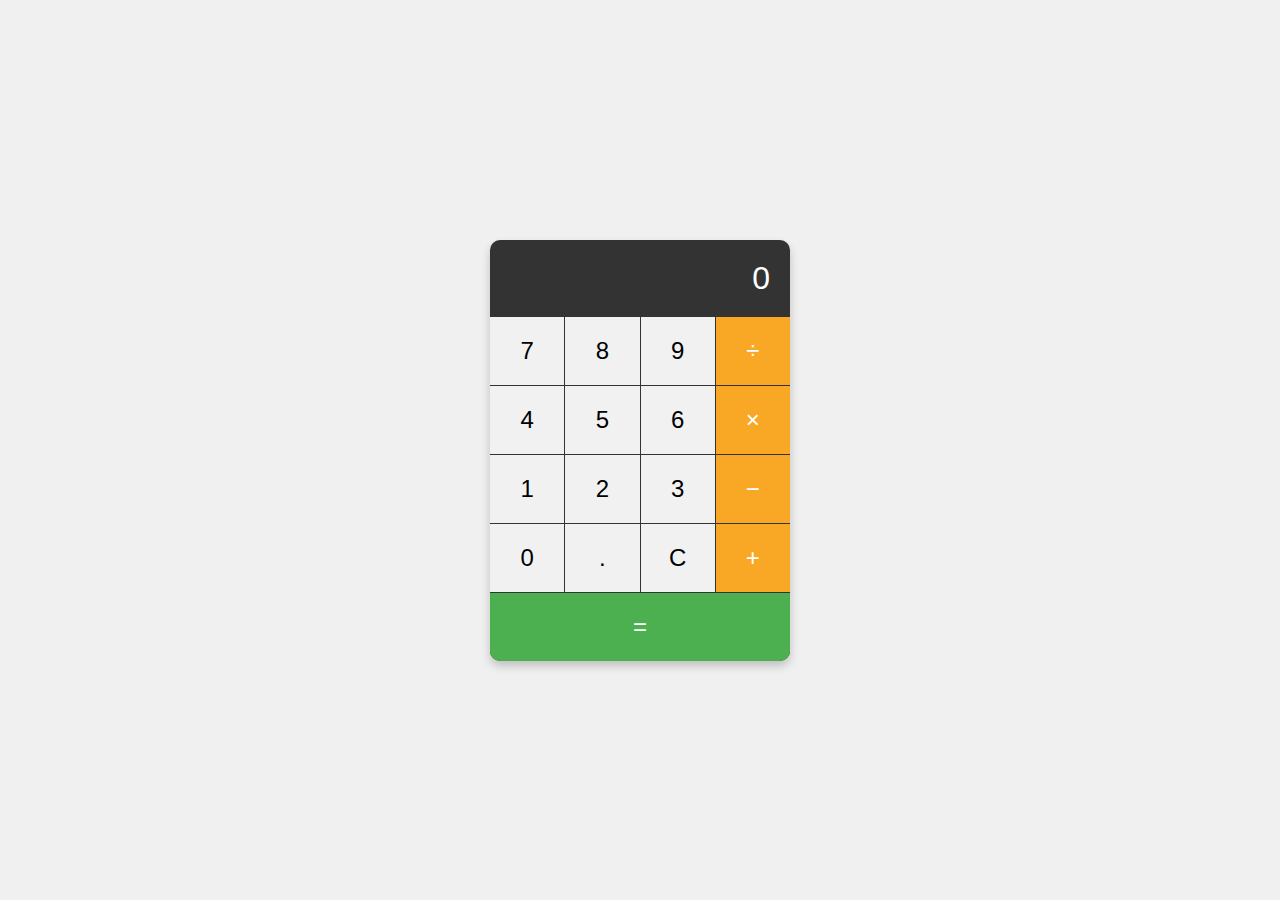
<file: Calculator/index.html>
<!DOCTYPE html>
<html lang="en">
<head>
    <meta charset="UTF-8">
    <meta name="viewport" content="width=device-width, initial-scale=1.0">
    <title>Basic Calculator</title>
    <link rel="stylesheet" href="styles.css">
</head>
<body>
    <div class="calculator">
        <div class="display" id="display">0</div>
        <div class="buttons">
            <!-- Number buttons -->
            <button class="btn" onclick="appendNumber('7')">7</button>
            <button class="btn" onclick="appendNumber('8')">8</button>
            <button class="btn" onclick="appendNumber('9')">9</button>
            <button class="btn operator" onclick="chooseOperation('/')">÷</button>

            <button class="btn" onclick="appendNumber('4')">4</button>
            <button class="btn" onclick="appendNumber('5')">5</button>
            <button class="btn" onclick="appendNumber('6')">6</button>
            <button class="btn operator" onclick="chooseOperation('*')">×</button>

            <button class="btn" onclick="appendNumber('1')">1</button>
            <button class="btn" onclick="appendNumber('2')">2</button>
            <button class="btn" onclick="appendNumber('3')">3</button>
            <button class="btn operator" onclick="chooseOperation('-')">−</button>

            <button class="btn" onclick="appendNumber('0')">0</button>
            <button class="btn" onclick="appendDecimal()">.</button>
            <button class="btn" onclick="clearDisplay()">C</button>
            <button class="btn operator" onclick="chooseOperation('+')">+</button>

            <!-- Equals button -->
            <button class="btn equals" onclick="calculateResult()">=</button>
        </div>
    </div>
    <script src="script.js"></script>
</body>
</html>
</file>
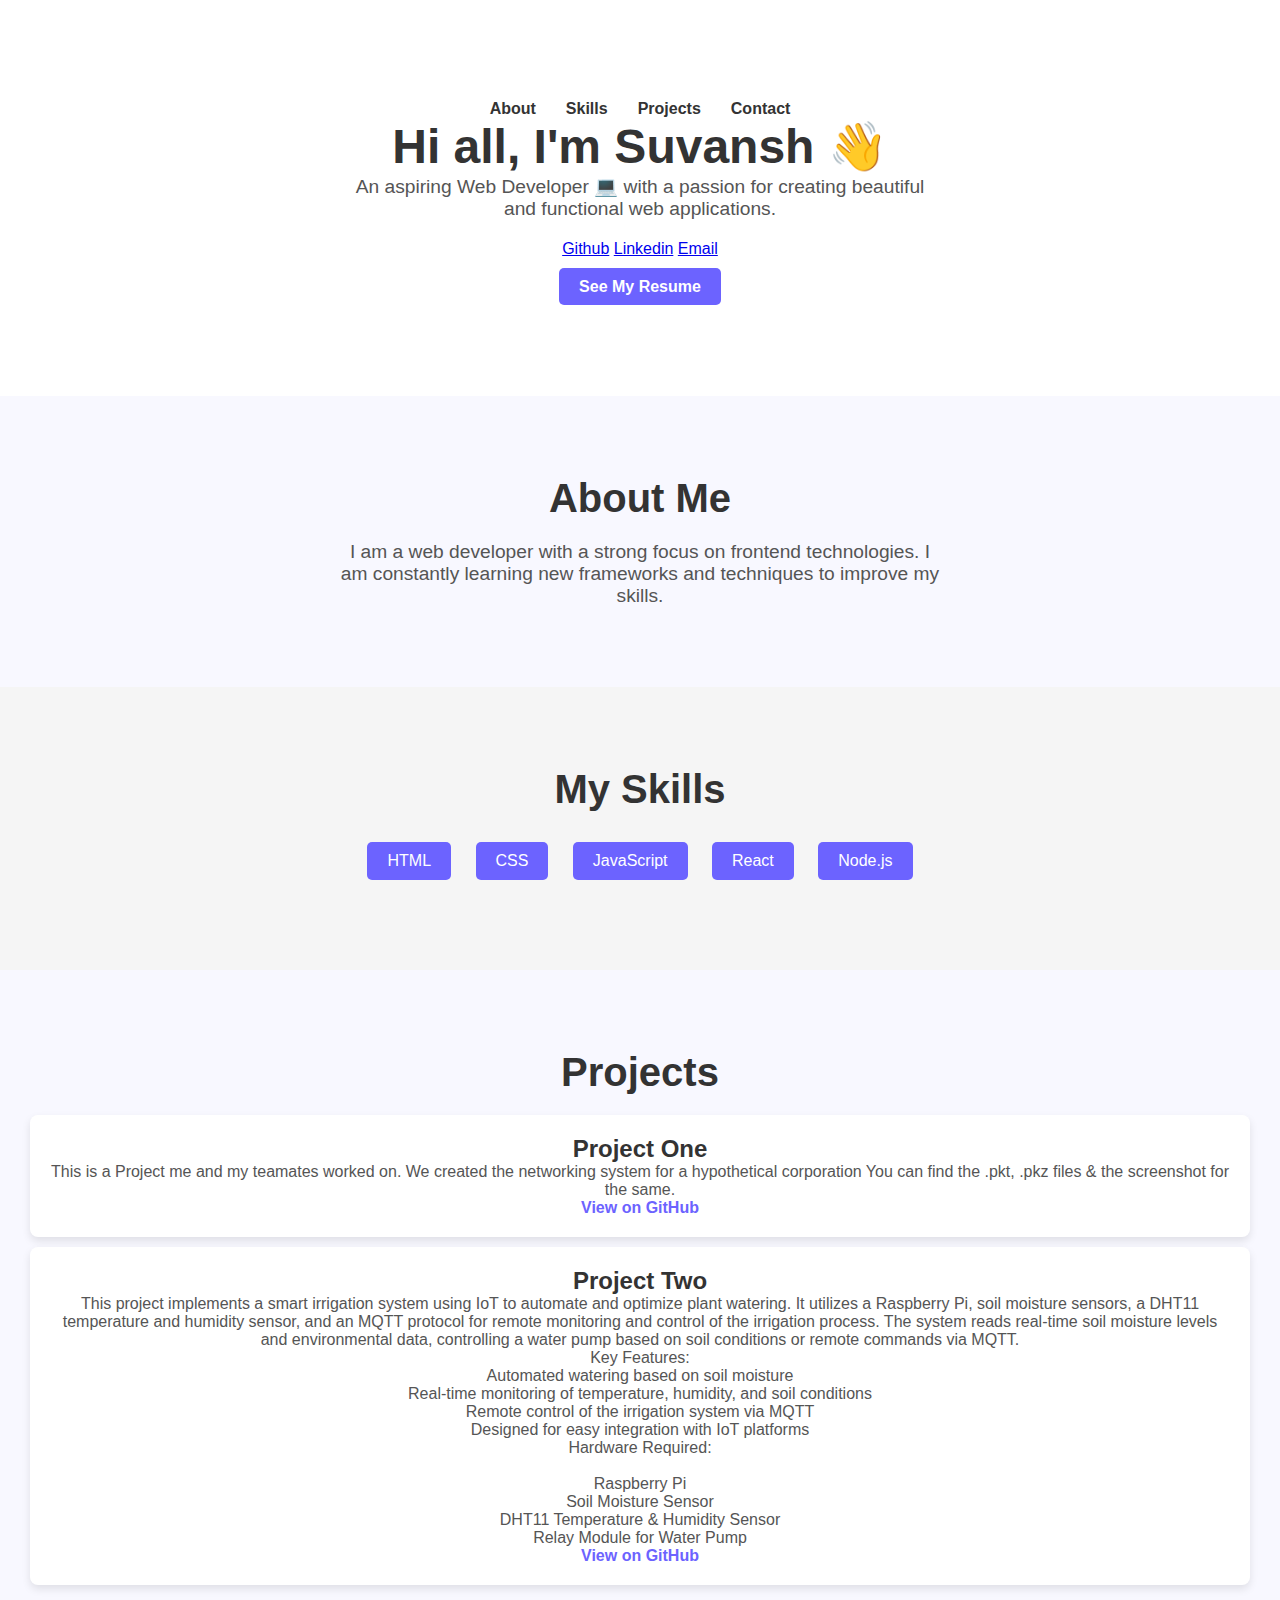
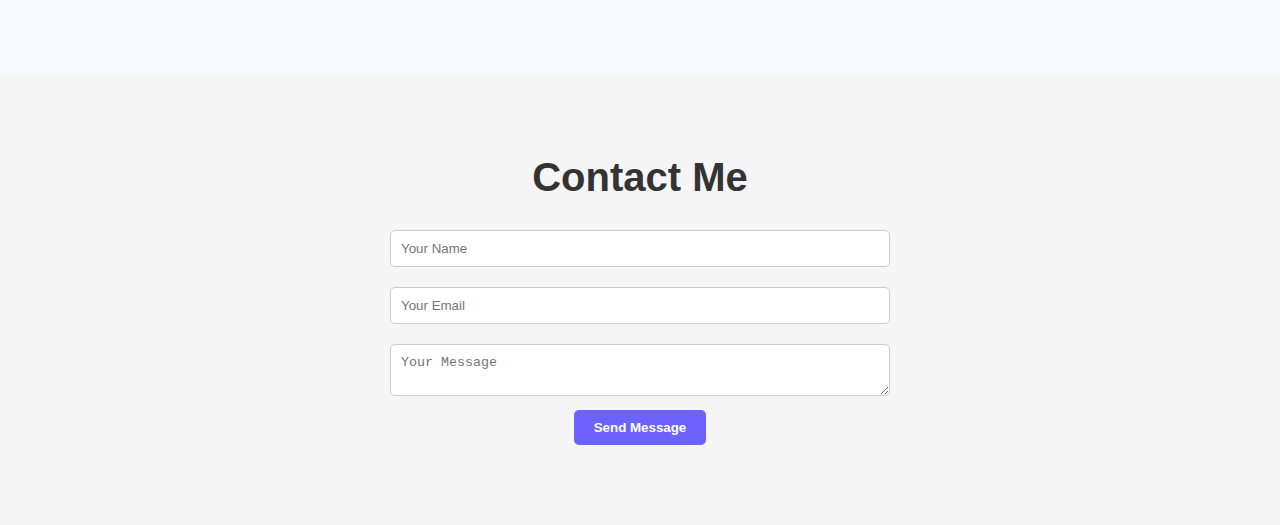
<file: Portfolio/index.html>
<!DOCTYPE html>
<html lang="en">
<head>
    <meta charset="UTF-8">
    <meta name="viewport" content="width=device-width, initial-scale=1.0">
    <title>Suvansh Madaan's Portfolio</title>
    <link rel="stylesheet" href="style.css">
</head>
<body>
    <!-- Hero Section -->
    <section class="hero">
        <header>
            <nav>
                <ul>
                    <li><a href="#about">About</a></li>
                    <li><a href="#skills">Skills</a></li>
                    <li><a href="#projects">Projects</a></li>
                    <li><a href="#contact">Contact</a></li>
                </ul>
            </nav>
        </header>

        <div class="hero-content">
            <h1>Hi all, I'm Suvansh 👋</h1>
            <p>An aspiring Web Developer 💻 with a passion for creating beautiful and functional web applications.</p>
            <div class="social-icons">
                <a href="https://github.com/suvanshmadaan" target="_blank">Github</a>
                <a href="https://linkedin.com/in/suvansh-madaan" target="_blank">Linkedin</a>
                <a href="mailto:suvansh4u@gmail.com">Email</a>
            </div>
            <div class="buttons">
                <a href="https://drive.google.com/file/d/1b4z_11gNX_ZCE3PwzHgPq_oIa6XCGc9S/view?usp=sharing" class="button">See My Resume</a>
            </div>
        </div>
    </section>

    <!-- About Section -->
    <section id="about" class="about">
        <h2>About Me</h2>
        <p>I am a web developer with a strong focus on frontend technologies. I am constantly learning new frameworks and techniques to improve my skills.</p>
    </section>

    <!-- Skills Section -->
    <section id="skills" class="skills">
        <h2>My Skills</h2>
        <div class="skill-item">HTML</div>
        <div class="skill-item">CSS</div>
        <div class="skill-item">JavaScript</div>
        <div class="skill-item">React</div>
        <div class="skill-item">Node.js</div>
    </section>

    <!-- Projects Section -->
    <section id="projects" class="projects">
        <h2>Projects</h2>
        <div class="project-card">
            <h3>Project One</h3>
            <p>This is a Project me and my teamates worked on. We created the networking system for a hypothetical corporation You can find the .pkt, .pkz files & the screenshot for the same.</p>
            <a href="https://github.com/SuvanshMadaan/MNC-PROJECT" target="_blank">View on GitHub</a>
        </div>
        <div class="project-card">
            <h3>Project Two</h3>
            <p>This project implements a smart irrigation system using IoT to automate and optimize plant watering. It utilizes a Raspberry Pi, soil moisture sensors, a DHT11 temperature and humidity sensor, and an MQTT protocol for remote monitoring and control of the irrigation process. The system reads real-time soil moisture levels and environmental data, controlling a water pump based on soil conditions or remote commands via MQTT.
                <br>Key Features:<br>
                
                Automated watering based on soil moisture<br>
                Real-time monitoring of temperature, humidity, and soil conditions<br>
                Remote control of the irrigation system via MQTT<br>
                Designed for easy integration with IoT platforms<br>
                Hardware Required:<br><br>
                
                Raspberry Pi<br>
                Soil Moisture Sensor<br>
                DHT11 Temperature & Humidity Sensor<br>
                Relay Module for Water Pump<br></p>
            <a href="https://github.com/SuvanshMadaan/Smart-Irrigation-System" target="_blank">View on GitHub</a>
        </div>
    </section>

    <!-- Contact Section -->
    <section id="contact" class="contact">
        <h2>Contact Me</h2>
        <form action="submit-form.php" method="post">
            <input type="text" name="name" placeholder="Your Name" required>
            <input type="email" name="email" placeholder="Your Email" required>
            <textarea name="message" placeholder="Your Message" required></textarea>
            <button type="submit" class="button">Send Message</button>
        </form>
    </section>

    <script src="index.js"></script>
</body>
</html>
</file>
<file: Portfolio/style.css>
* {
    margin: 0;
    padding: 0;
    box-sizing: border-box;
}

body {
    font-family: Arial, sans-serif;
    background-color: #f5f5f5;
    color: #333;
}

/* Hero Section */
.hero {
    background-color: #fff;
    text-align: center;
    padding: 100px 20px;
}

header nav ul {
    list-style-type: none;
    display: flex;
    justify-content: center;
    gap: 30px;
}

header nav ul li a {
    text-decoration: none;
    color: #333;
    font-weight: bold;
}

.hero-content {
    max-width: 600px;
    margin: auto;
}

.hero-content h1 {
    font-size: 3em;
    color: #333;
}

.hero-content p {
    font-size: 1.2em;
    color: #555;
}

.social-icons {
    margin: 20px 0;
}

.social-icons a img {
    width: 40px;
    margin: 0 10px;
}

.buttons .button {
    padding: 10px 20px;
    margin: 10px;
    background-color: #6c63ff;
    color: white;
    text-decoration: none;
    border-radius: 5px;
    font-weight: bold;
}

.buttons .button:hover {
    background-color: #574bdb;
}

/* About Section */
.about {
    padding: 80px 20px;
    text-align: center;
    background-color: #f8f8ff;
}

.about h2 {
    font-size: 2.5em;
    color: #333;
    margin-bottom: 20px;
}

.about p {
    max-width: 600px;
    margin: auto;
    font-size: 1.2em;
    color: #555;
}

/* Skills Section */
.skills {
    padding: 80px 20px;
    text-align: center;
}

.skills h2 {
    font-size: 2.5em;
    margin-bottom: 20px;
}

.skill-item {
    display: inline-block;
    background-color: #6c63ff;
    color: white;
    padding: 10px 20px;
    margin: 10px;
    border-radius: 5px;
    font-size: 1em;
}

/* Projects Section */
.projects {
    padding: 80px 20px;
    text-align: center;
    background-color: #f8f8ff;
}

.projects h2 {
    font-size: 2.5em;
    margin-bottom: 20px;
}

.project-card {
    background-color: white;
    padding: 20px;
    margin: 10px;
    border-radius: 8px;
    box-shadow: 0px 4px 8px rgba(0, 0, 0, 0.1);
}

.project-card h3 {
    font-size: 1.5em;
    color: #333;
}

.project-card p {
    color: #555;
}

.project-card a {
    color: #6c63ff;
    text-decoration: none;
    font-weight: bold;
}

.project-card a:hover {
    text-decoration: underline;
}

/* Contact Section */
.contact {
    padding: 80px 20px;
    text-align: center;
}

.contact h2 {
    font-size: 2.5em;
    margin-bottom: 20px;
}

.contact form {
    max-width: 500px;
    margin: auto;
}

.contact input, .contact textarea {
    width: 100%;
    padding: 10px;
    margin: 10px 0;
    border-radius: 5px;
    border: 1px solid #ccc;
}

.contact button {
    padding: 10px 20px;
    background-color: #6c63ff;
    color: white;
    border: none;
    border-radius: 5px;
    font-weight: bold;
}

.contact button:hover {
    background-color: #574bdb;
}
@keyframes wave-animation {
    0% { transform: rotate(0deg); }
    20% { transform: rotate(-20deg); }
    40% { transform: rotate(10deg); }
    60% { transform: rotate(-10deg); }
    80% { transform: rotate(5deg); }
    100% { transform: rotate(0deg); }
}

.wave {
    display: inline-block;
    animation: wave-animation 0.5s ease-in-out;
}
</file>
<file: Calculator/styles.css>
/* Basic reset */
* {
    box-sizing: border-box;
    margin: 0;
    padding: 0;
}

body {
    display: flex;
    justify-content: center;
    align-items: center;
    height: 100vh;
    font-family: Arial, sans-serif;
    background-color: #f0f0f0;
}

.calculator {
    width: 300px;
    border-radius: 10px;
    overflow: hidden;
    box-shadow: 0px 5px 10px rgba(0, 0, 0, 0.2);
}

.display {
    background-color: #333;
    color: white;
    font-size: 2rem;
    text-align: right;
    padding: 20px;
    min-height: 60px;
    display: flex;
    align-items: center;
    justify-content: flex-end;
}

.buttons {
    display: grid;
    grid-template-columns: repeat(4, 1fr);
    gap: 1px;
    background-color: #333;
}

.btn {
    padding: 20px;
    font-size: 1.5rem;
    border: none;
    background-color: #f1f1f1;
    cursor: pointer;
    transition: background-color 0.2s;
}

.btn:hover {
    background-color: #ddd;
}

.operator {
    background-color: #f9a825;
    color: white;
}

.operator:hover {
    background-color: #f57f17;
}

.equals {
    grid-column: span 4;
    background-color: #4caf50;
    color: white;
}

.equals:hover {
    background-color: #388e3c;
}
</file>
